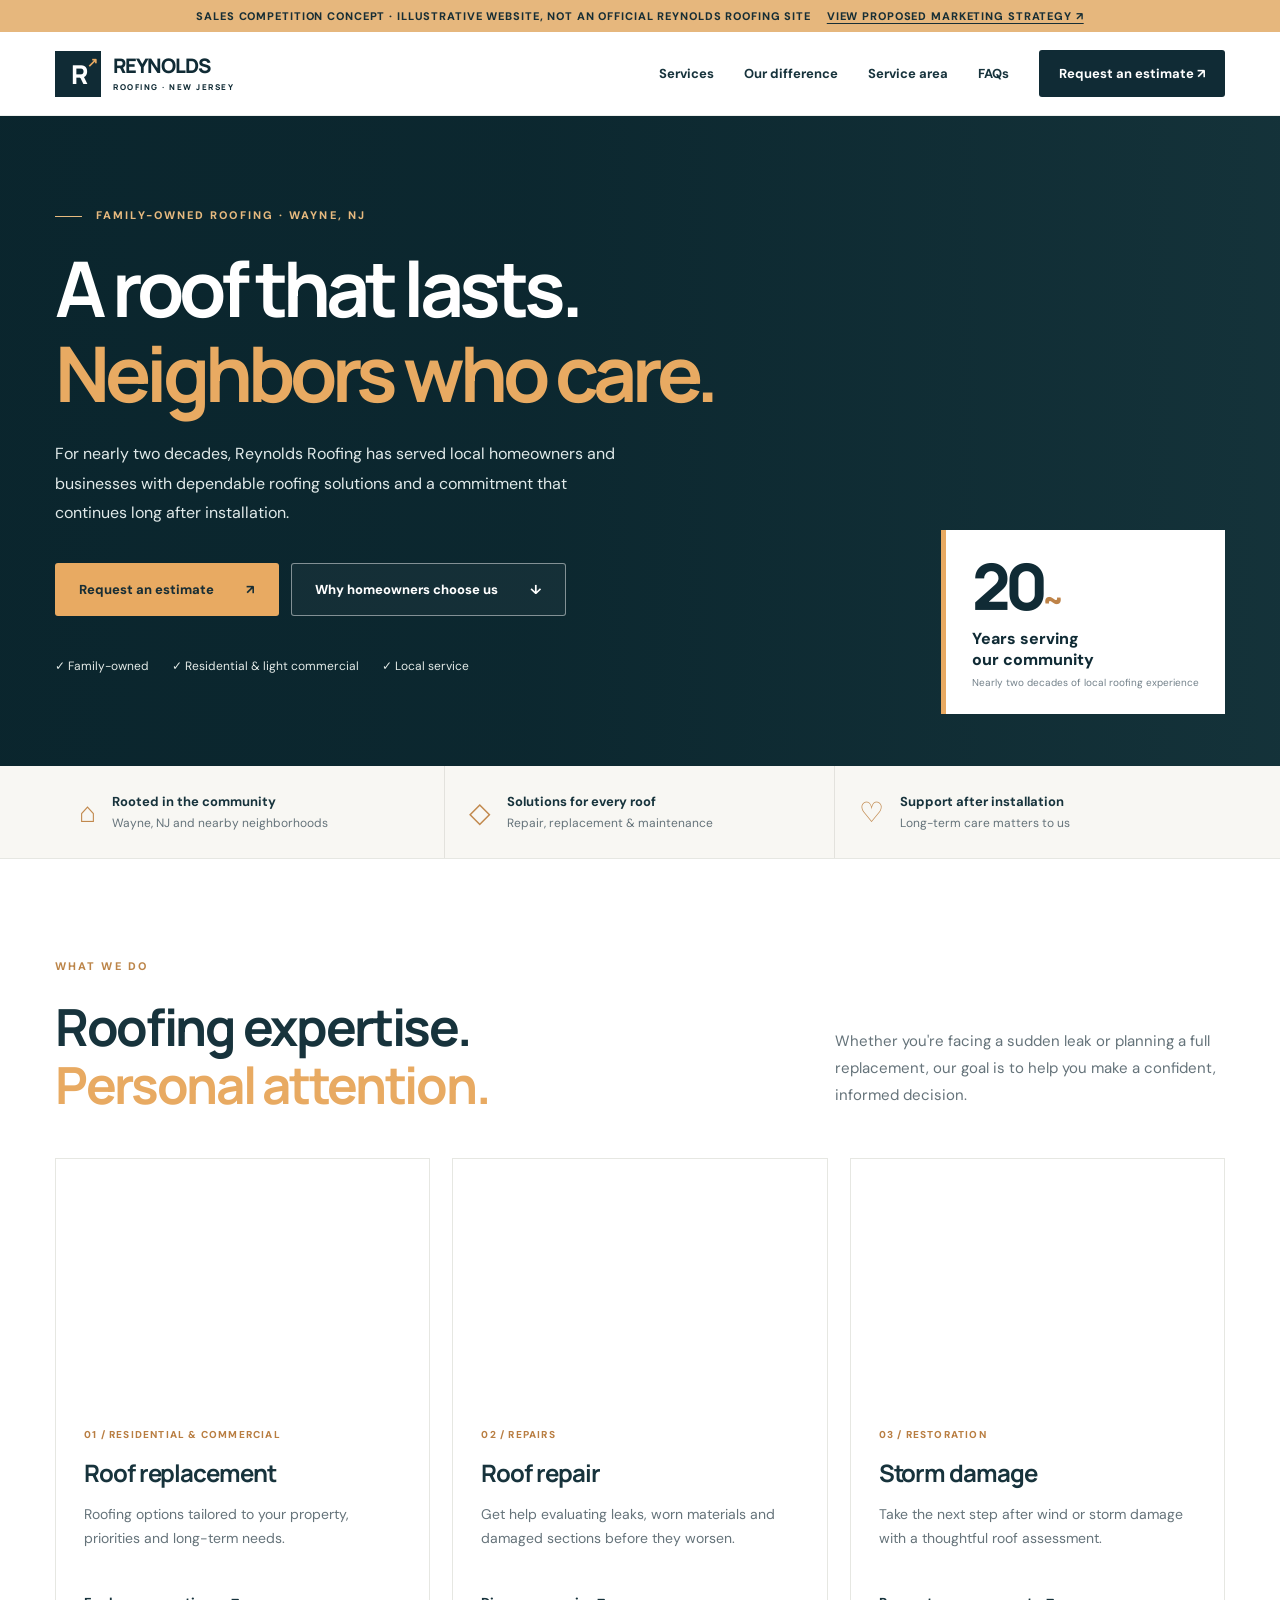
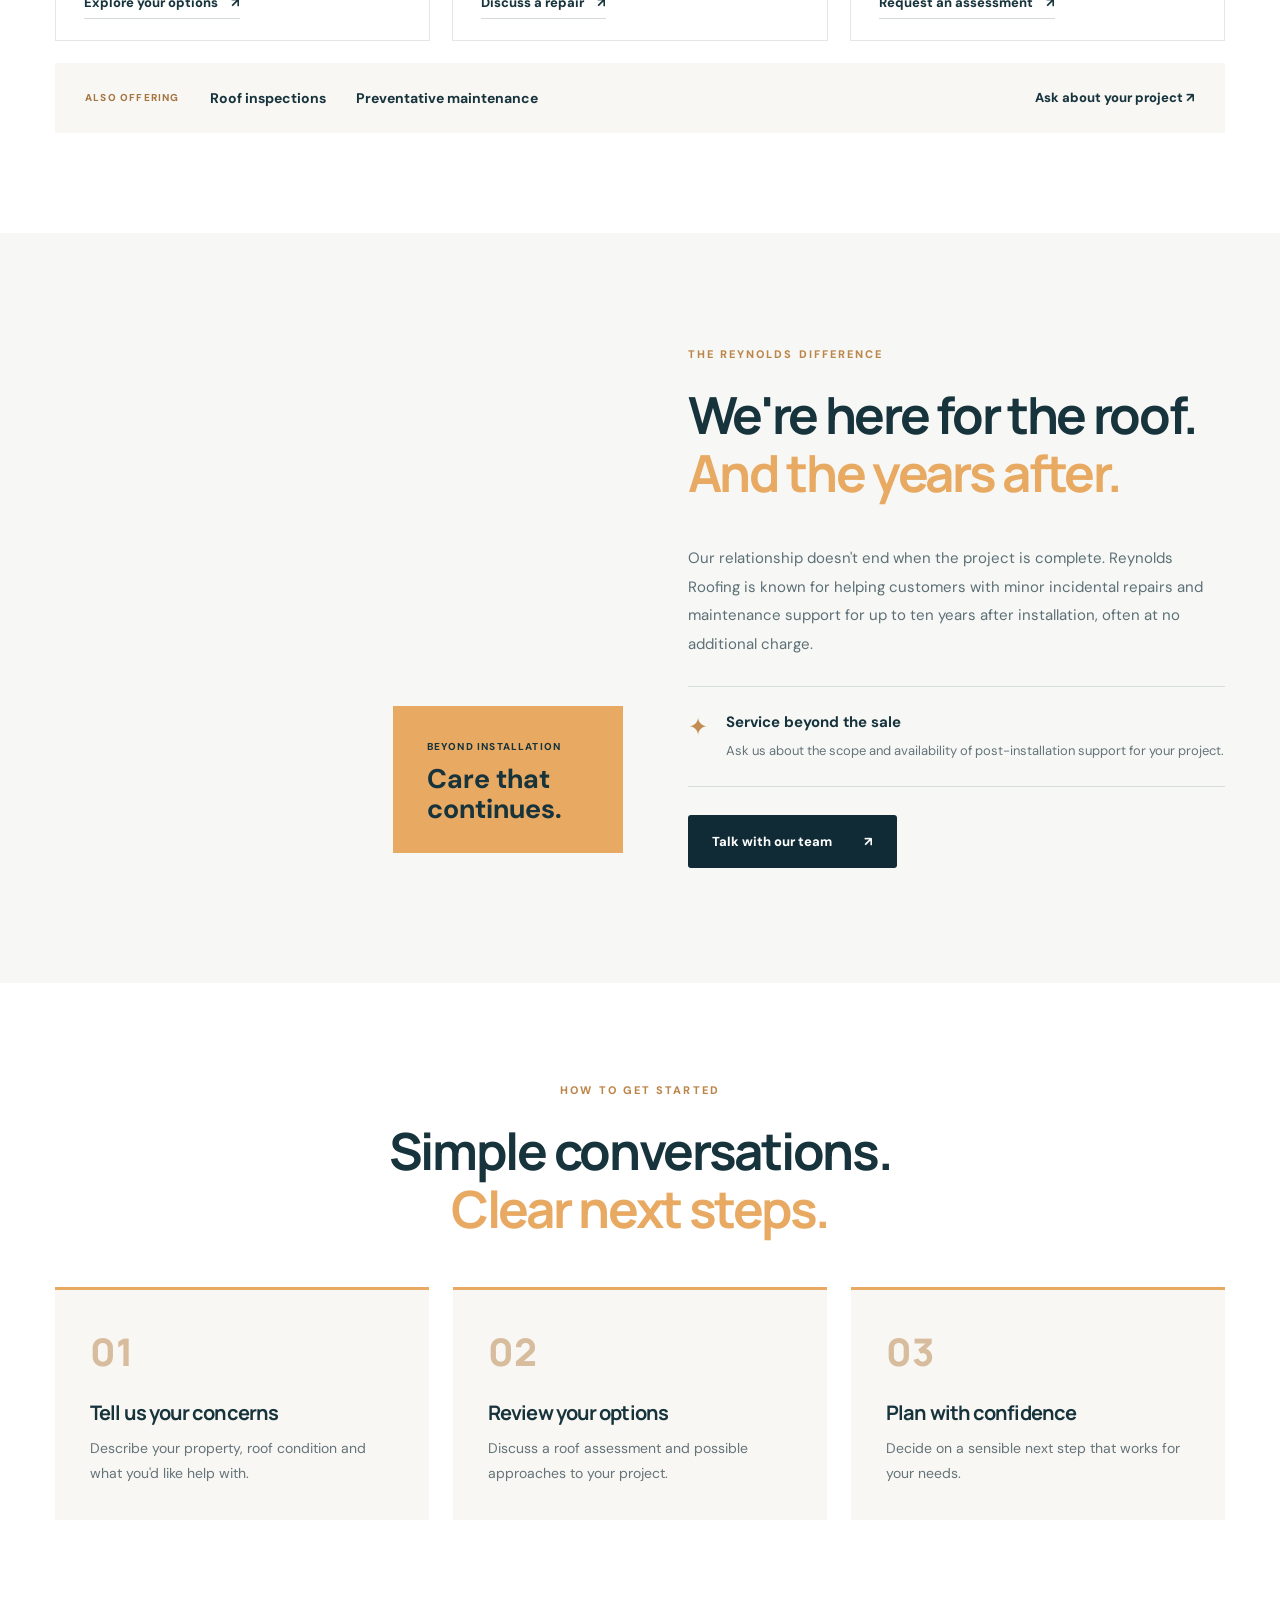
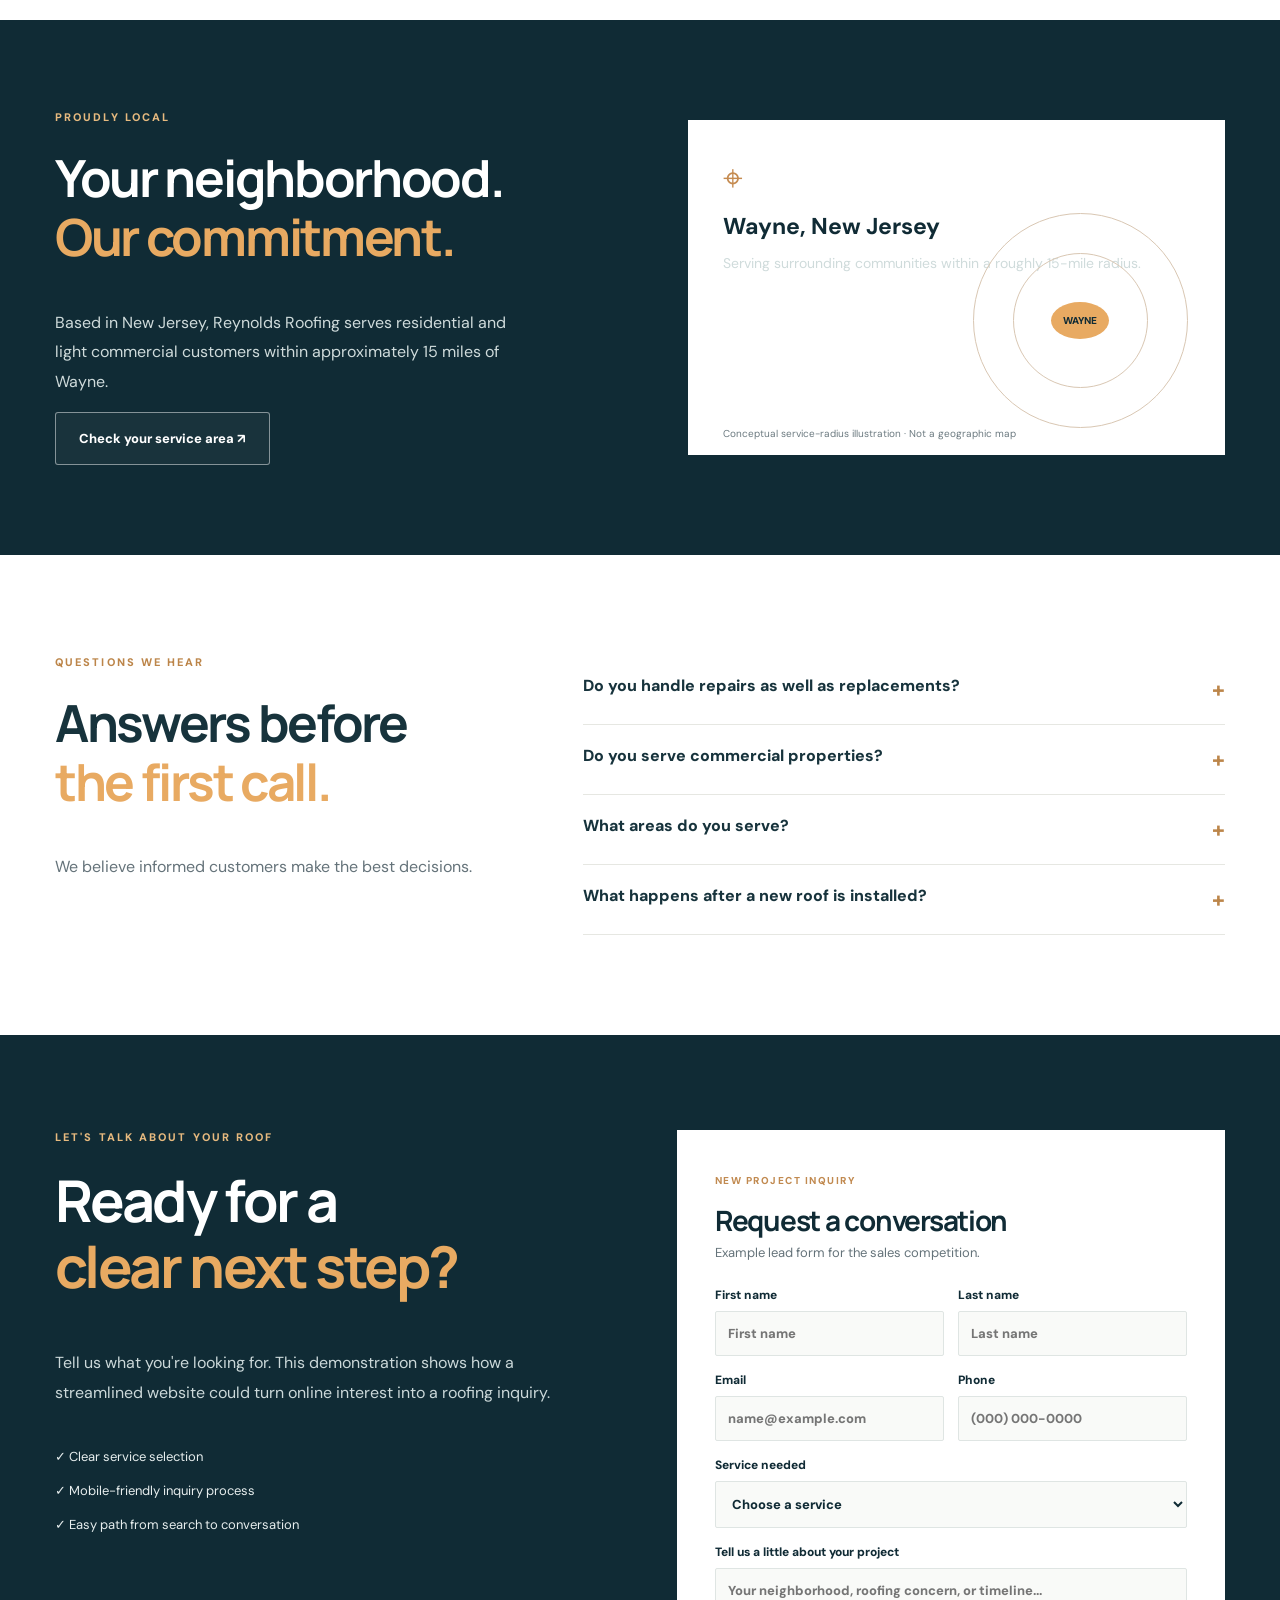
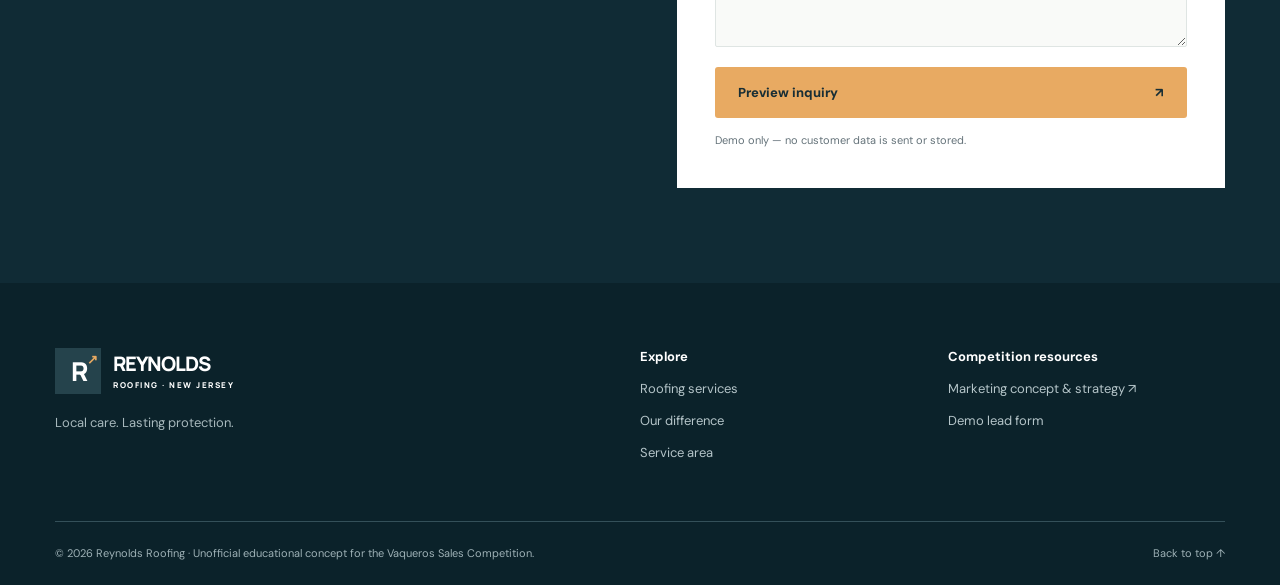
<file: index.html>
<!doctype html>
<html lang="en"><head><meta charset="utf-8"><meta name="viewport" content="width=device-width,initial-scale=1"><meta name="description" content="Reynolds Roofing website concept: roof replacement, repair, storm restoration, inspections and maintenance in the Wayne, New Jersey area."><meta name="theme-color" content="#102b35"><title>Reynolds Roofing | Local Care. Lasting Protection.</title><link rel="icon" href="assets/favicon.svg" type="image/svg+xml"><link rel="stylesheet" href="styles.css"><script src="script.js" defer></script></head>
<body><a class="skip" href="#main">Skip to content</a><div class="demo-banner">SALES COMPETITION CONCEPT · Illustrative website, not an official Reynolds Roofing site <a href="strategy.html">View proposed marketing strategy ↗</a></div>
<header class="header"><div class="wrap header-inner"><a class="logo" href="#home" aria-label="Reynolds Roofing home"><span class="logo-mark">R<span>↗</span></span><span>REYNOLDS<small>ROOFING · NEW JERSEY</small></span></a><button class="mobile-menu" type="button" aria-controls="navigation" aria-expanded="false" aria-label="Toggle menu"><span></span><span></span><span></span></button><nav id="navigation" class="navigation" aria-label="Main navigation"><a href="#services">Services</a><a href="#difference">Our difference</a><a href="#areas">Service area</a><a href="#questions">FAQs</a><a href="#contact" class="nav-button">Request an estimate ↗</a></nav></div></header>
<main id="main"><section id="home" class="hero"><div class="hero-image" role="img" aria-label="Contemporary residential home with pitched roof"></div><div class="hero-shade"></div><div class="wrap hero-grid"><div class="hero-copy"><p class="eyebrow light"><span class="line"></span> FAMILY-OWNED ROOFING · WAYNE, NJ</p><h1>A roof that lasts.<br><em>Neighbors who care.</em></h1><p class="hero-sub">For nearly two decades, Reynolds Roofing has served local homeowners and businesses with dependable roofing solutions and a commitment that continues long after installation.</p><div class="hero-buttons"><a class="button primary" href="#contact">Request an estimate <span>↗</span></a><a class="button outline" href="#difference">Why homeowners choose us <span>↓</span></a></div><div class="hero-tags"><span>✓ Family-owned</span><span>✓ Residential & light commercial</span><span>✓ Local service</span></div></div><div class="hero-side"><span class="hero-side-number">20<span>~</span></span><p>Years serving<br>our community</p><small>Nearly two decades of local roofing experience</small></div></div></section>
<section class="value-strip"><div class="wrap value-grid"><div><span class="value-icon">⌂</span><div><strong>Rooted in the community</strong><small>Wayne, NJ and nearby neighborhoods</small></div></div><div><span class="value-icon">◇</span><div><strong>Solutions for every roof</strong><small>Repair, replacement & maintenance</small></div></div><div><span class="value-icon">♡</span><div><strong>Support after installation</strong><small>Long-term care matters to us</small></div></div></div></section>
<section id="services" class="section"><div class="wrap"><div class="section-head"><div><p class="eyebrow">WHAT WE DO</p><h2>Roofing expertise.<br><em>Personal attention.</em></h2></div><p>Whether you're facing a sudden leak or planning a full replacement, our goal is to help you make a confident, informed decision.</p></div><div class="service-grid"><article class="service"><div class="service-photo photo-one" role="img" aria-label="Home with a dark pitched roof"></div><div class="service-content"><span class="service-index">01 / RESIDENTIAL & COMMERCIAL</span><h3>Roof replacement</h3><p>Roofing options tailored to your property, priorities and long-term needs.</p><a href="#contact">Explore your options <span>↗</span></a></div></article><article class="service"><div class="service-photo photo-two" role="img" aria-label="Roofing professional at work"></div><div class="service-content"><span class="service-index">02 / REPAIRS</span><h3>Roof repair</h3><p>Get help evaluating leaks, worn materials and damaged sections before they worsen.</p><a href="#contact">Discuss a repair <span>↗</span></a></div></article><article class="service"><div class="service-photo photo-three" role="img" aria-label="Home exterior and roof"></div><div class="service-content"><span class="service-index">03 / RESTORATION</span><h3>Storm damage</h3><p>Take the next step after wind or storm damage with a thoughtful roof assessment.</p><a href="#contact">Request an assessment <span>↗</span></a></div></article></div><div class="more-services"><span>ALSO OFFERING</span><strong>Roof inspections</strong><strong>Preventative maintenance</strong><a href="#contact">Ask about your project ↗</a></div></div></section>
<section id="difference" class="difference"><div class="wrap difference-grid"><div class="difference-visual"><div class="difference-photo" role="img" aria-label="Well-maintained suburban house"></div><div class="difference-label"><span>BEYOND INSTALLATION</span><strong>Care that<br>continues.</strong></div></div><div class="difference-copy"><p class="eyebrow">THE REYNOLDS DIFFERENCE</p><h2>We're here for the roof.<br><em>And the years after.</em></h2><p>Our relationship doesn't end when the project is complete. Reynolds Roofing is known for helping customers with minor incidental repairs and maintenance support for up to ten years after installation, often at no additional charge.</p><div class="note"><span class="note-icon">✦</span><div><strong>Service beyond the sale</strong><p>Ask us about the scope and availability of post-installation support for your project.</p></div></div><a class="button dark" href="#contact">Talk with our team <span>↗</span></a></div></div></section>
<section class="section steps-section"><div class="wrap"><div class="center-heading"><p class="eyebrow">HOW TO GET STARTED</p><h2>Simple conversations.<br><em>Clear next steps.</em></h2></div><div class="steps"><div><span>01</span><h3>Tell us your concerns</h3><p>Describe your property, roof condition and what you'd like help with.</p></div><div><span>02</span><h3>Review your options</h3><p>Discuss a roof assessment and possible approaches to your project.</p></div><div><span>03</span><h3>Plan with confidence</h3><p>Decide on a sensible next step that works for your needs.</p></div></div></div></section>
<section id="areas" class="local"><div class="wrap local-grid"><div><p class="eyebrow light">PROUDLY LOCAL</p><h2>Your neighborhood.<br><em>Our commitment.</em></h2><p>Based in New Jersey, Reynolds Roofing serves residential and light commercial customers within approximately 15 miles of Wayne.</p><a class="button outline" href="#contact">Check your service area ↗</a></div><div class="local-card"><span class="pin">⌖</span><strong>Wayne, New Jersey</strong><p>Serving surrounding communities within a roughly 15-mile radius.</p><div class="local-map" aria-hidden="true"><div class="map-ring ring1"></div><div class="map-ring ring2"></div><span>WAYNE</span></div><small>Conceptual service-radius illustration · Not a geographic map</small></div></div></section>
<section id="questions" class="section faq"><div class="wrap faq-grid"><div><p class="eyebrow">QUESTIONS WE HEAR</p><h2>Answers before<br><em>the first call.</em></h2><p>We believe informed customers make the best decisions.</p></div><div class="faq-items"><details><summary>Do you handle repairs as well as replacements?</summary><p>Yes. Reynolds Roofing specializes in roof repair, replacement, inspections and storm damage restoration.</p></details><details><summary>Do you serve commercial properties?</summary><p>Reynolds Roofing serves residential and light commercial customers in its local service area.</p></details><details><summary>What areas do you serve?</summary><p>The company is based near Wayne, New Jersey, and serves customers within approximately 15 miles.</p></details><details><summary>What happens after a new roof is installed?</summary><p>Reynolds Roofing is known for minor incidental repair and maintenance support for up to ten years following installation, often without additional charge. Ask the team for details about coverage and eligibility.</p></details></div></div></section>
<section id="contact" class="contact"><div class="wrap contact-grid"><div class="contact-copy"><p class="eyebrow light">LET'S TALK ABOUT YOUR ROOF</p><h2>Ready for a<br><em>clear next step?</em></h2><p>Tell us what you're looking for. This demonstration shows how a streamlined website could turn online interest into a roofing inquiry.</p><div class="contact-points"><span>✓ Clear service selection</span><span>✓ Mobile-friendly inquiry process</span><span>✓ Easy path from search to conversation</span></div></div><div class="form-panel"><div class="form-top"><span>NEW PROJECT INQUIRY</span><h3>Request a conversation</h3><p>Example lead form for the sales competition.</p></div><form id="lead-form"><div class="two-fields"><label>First name<input name="firstName" autocomplete="given-name" placeholder="First name" required></label><label>Last name<input name="lastName" autocomplete="family-name" placeholder="Last name" required></label></div><div class="two-fields"><label>Email<input type="email" name="email" autocomplete="email" placeholder="name@example.com" required></label><label>Phone<input type="tel" name="phone" autocomplete="tel" placeholder="(000) 000-0000"></label></div><label>Service needed<select name="service" required><option value="">Choose a service</option><option>Roof replacement</option><option>Roof repair</option><option>Storm damage restoration</option><option>Inspection / maintenance</option><option>Not sure yet</option></select></label><label>Tell us a little about your project<textarea name="message" rows="3" placeholder="Your neighborhood, roofing concern, or timeline..."></textarea></label><button class="button primary submit" type="submit">Preview inquiry <span>↗</span></button><p class="form-help" id="form-status" role="status">Demo only — no customer data is sent or stored.</p></form></div></div></section></main>
<footer class="footer"><div class="wrap footer-grid"><div><a class="logo footer-logo" href="#home"><span class="logo-mark">R<span>↗</span></span><span>REYNOLDS<small>ROOFING · NEW JERSEY</small></span></a><p>Local care. Lasting protection.</p></div><div><strong>Explore</strong><a href="#services">Roofing services</a><a href="#difference">Our difference</a><a href="#areas">Service area</a></div><div><strong>Competition resources</strong><a href="strategy.html">Marketing concept & strategy ↗</a><a href="#contact">Demo lead form</a></div></div><div class="wrap footer-bottom"><span>© <span class="year">2026</span> Reynolds Roofing · Unofficial educational concept for the Vaqueros Sales Competition.</span><a href="#home">Back to top ↑</a></div></footer>
<dialog id="lead-dialog" class="lead-dialog"><div class="dialog-head"><div><span class="eyebrow">DEMO LEAD PREVIEW</span><h3>What a new inquiry could look like</h3></div><button type="button" id="close-dialog" aria-label="Close preview">✕</button></div><p>On a live site, a secure lead system would deliver this information to the business. This demonstration does not transmit or save it.</p><pre id="lead-preview"></pre><button class="button dark" type="button" id="done-dialog">Close preview</button></dialog></body></html>
</file>
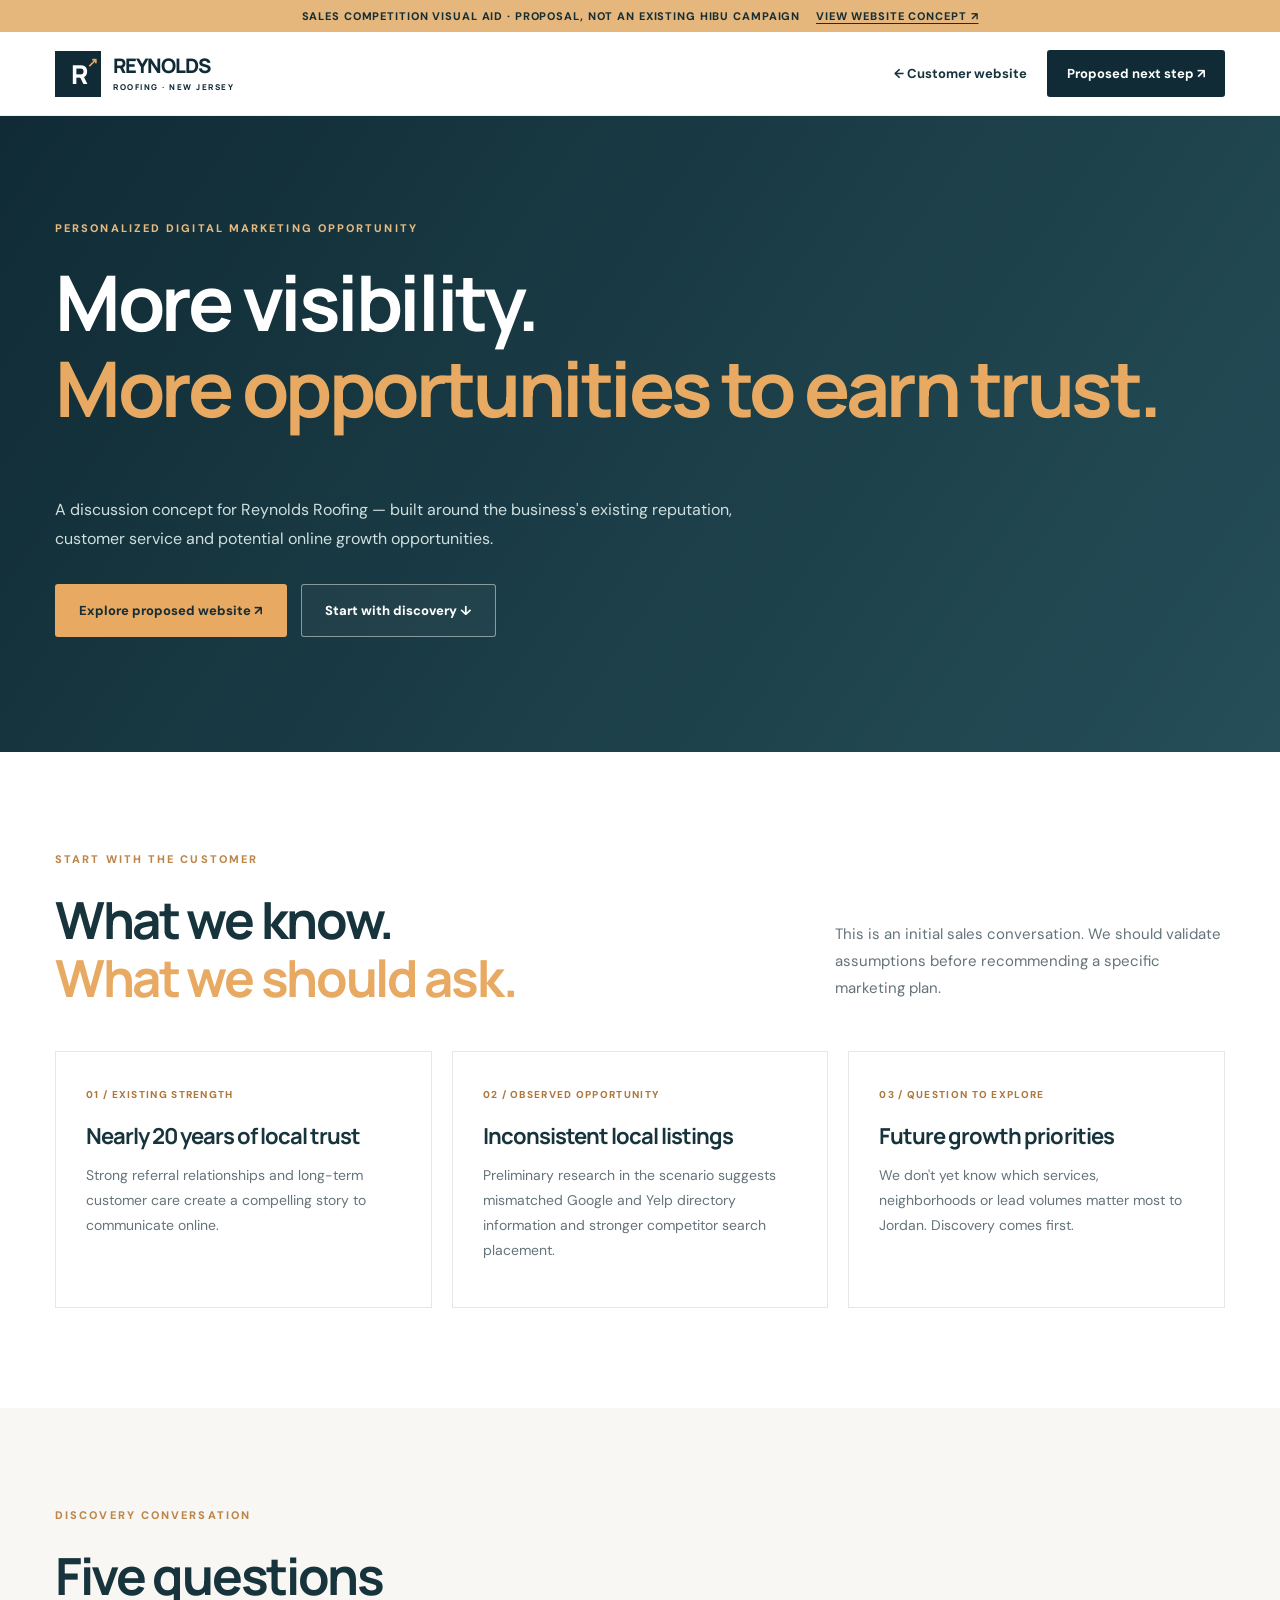
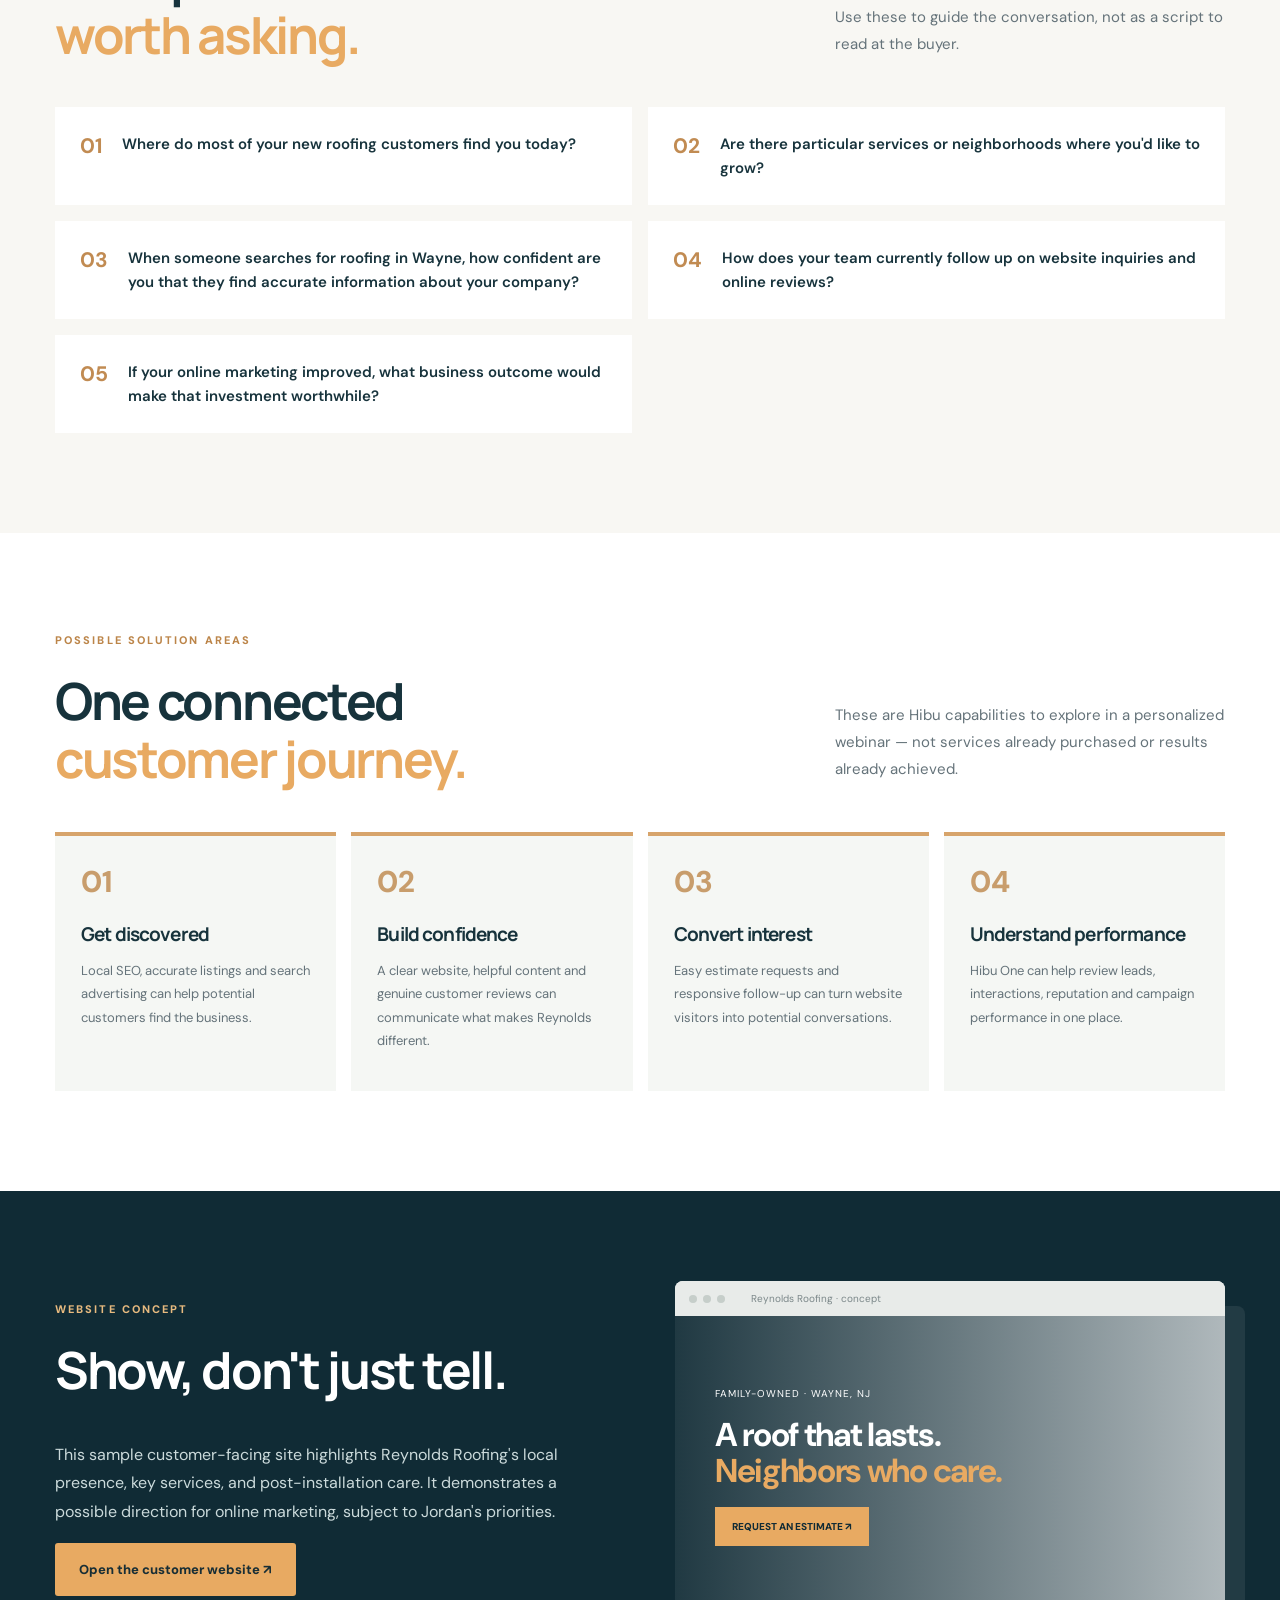
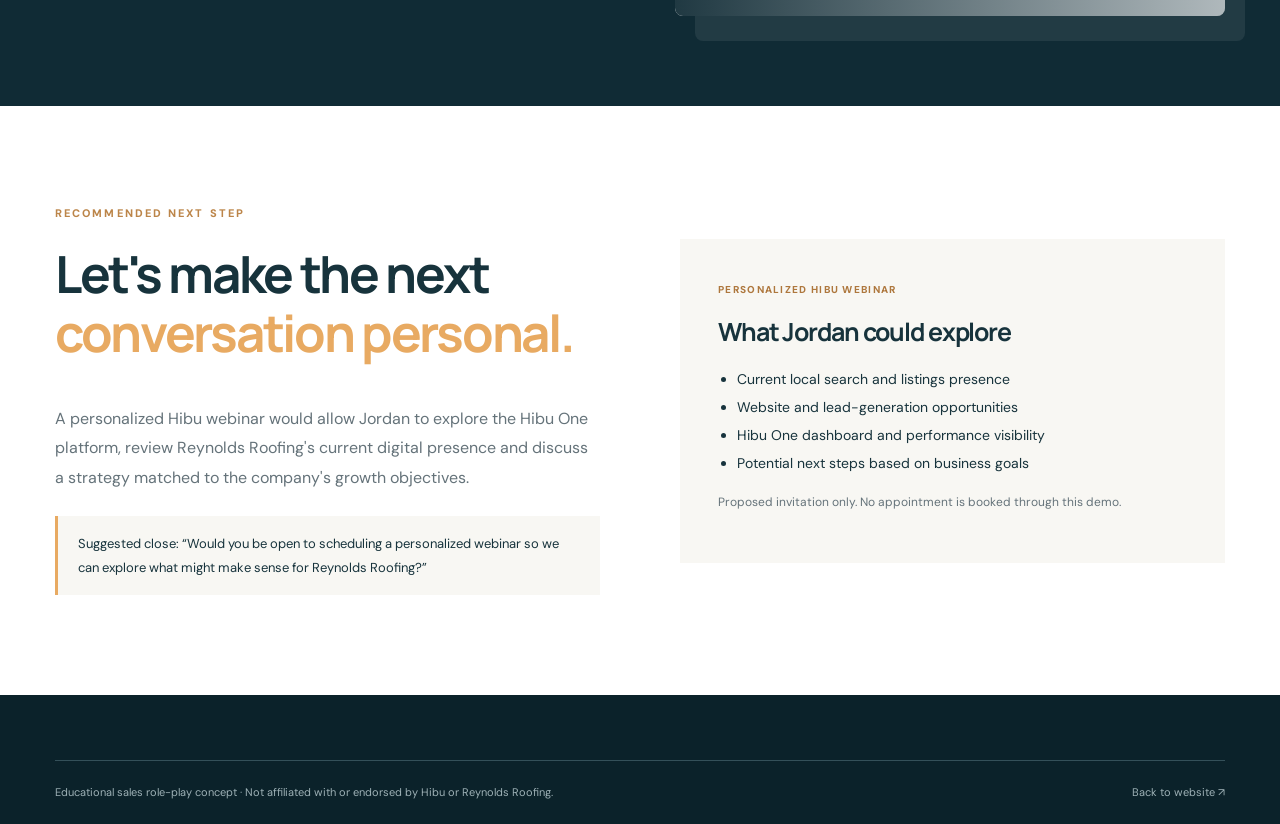
<file: strategy.html>
<!doctype html><html lang="en"><head><meta charset="utf-8"><meta name="viewport" content="width=device-width,initial-scale=1"><meta name="theme-color" content="#102b35"><meta name="description" content="Illustrative digital marketing opportunity for Reynolds Roofing, prepared as a Hibu sales competition visual aid."><title>Reynolds Roofing | Digital Growth Concept</title><link rel="icon" href="assets/favicon.svg" type="image/svg+xml"><link rel="stylesheet" href="styles.css"><script src="script.js" defer></script></head><body class="strategy-page"><a class="skip" href="#main">Skip to content</a><div class="demo-banner">SALES COMPETITION VISUAL AID · Proposal, not an existing Hibu campaign <a href="index.html">View website concept ↗</a></div><header class="header"><div class="wrap header-inner"><a class="logo" href="index.html"><span class="logo-mark">R<span>↗</span></span><span>REYNOLDS<small>ROOFING · NEW JERSEY</small></span></a><nav class="strategy-nav"><a href="index.html">← Customer website</a><a class="nav-button" href="#webinar">Proposed next step ↗</a></nav></div></header><main id="main"><section class="strategy-hero"><div class="wrap"><p class="eyebrow light">PERSONALIZED DIGITAL MARKETING OPPORTUNITY</p><h1>More visibility.<br><em>More opportunities to earn trust.</em></h1><p>A discussion concept for Reynolds Roofing — built around the business's existing reputation, customer service and potential online growth opportunities.</p><div class="strategy-hero-actions"><a class="button primary" href="index.html">Explore proposed website ↗</a><a class="button outline" href="#questions">Start with discovery ↓</a></div></div></section><section class="section"><div class="wrap"><div class="section-head"><div><p class="eyebrow">START WITH THE CUSTOMER</p><h2>What we know.<br><em>What we should ask.</em></h2></div><p>This is an initial sales conversation. We should validate assumptions before recommending a specific marketing plan.</p></div><div class="strategy-cards"><article><span>01 / EXISTING STRENGTH</span><h3>Nearly 20 years of local trust</h3><p>Strong referral relationships and long-term customer care create a compelling story to communicate online.</p></article><article><span>02 / OBSERVED OPPORTUNITY</span><h3>Inconsistent local listings</h3><p>Preliminary research in the scenario suggests mismatched Google and Yelp directory information and stronger competitor search placement.</p></article><article><span>03 / QUESTION TO EXPLORE</span><h3>Future growth priorities</h3><p>We don't yet know which services, neighborhoods or lead volumes matter most to Jordan. Discovery comes first.</p></article></div></div></section><section id="questions" class="section muted-section"><div class="wrap"><div class="section-head"><div><p class="eyebrow">DISCOVERY CONVERSATION</p><h2>Five questions<br><em>worth asking.</em></h2></div><p>Use these to guide the conversation, not as a script to read at the buyer.</p></div><div class="question-list"><div><b>01</b><p>Where do most of your new roofing customers find you today?</p></div><div><b>02</b><p>Are there particular services or neighborhoods where you'd like to grow?</p></div><div><b>03</b><p>When someone searches for roofing in Wayne, how confident are you that they find accurate information about your company?</p></div><div><b>04</b><p>How does your team currently follow up on website inquiries and online reviews?</p></div><div><b>05</b><p>If your online marketing improved, what business outcome would make that investment worthwhile?</p></div></div></div></section><section class="section"><div class="wrap"><div class="section-head"><div><p class="eyebrow">POSSIBLE SOLUTION AREAS</p><h2>One connected<br><em>customer journey.</em></h2></div><p>These are Hibu capabilities to explore in a personalized webinar — not services already purchased or results already achieved.</p></div><div class="journey"><div><span>01</span><h3>Get discovered</h3><p>Local SEO, accurate listings and search advertising can help potential customers find the business.</p></div><div><span>02</span><h3>Build confidence</h3><p>A clear website, helpful content and genuine customer reviews can communicate what makes Reynolds different.</p></div><div><span>03</span><h3>Convert interest</h3><p>Easy estimate requests and responsive follow-up can turn website visitors into potential conversations.</p></div><div><span>04</span><h3>Understand performance</h3><p>Hibu One can help review leads, interactions, reputation and campaign performance in one place.</p></div></div></div></section><section class="strategy-showcase"><div class="wrap showcase-grid"><div><p class="eyebrow light">WEBSITE CONCEPT</p><h2>Show, don't just tell.</h2><p>This sample customer-facing site highlights Reynolds Roofing's local presence, key services, and post-installation care. It demonstrates a possible direction for online marketing, subject to Jordan's priorities.</p><a class="button primary" href="index.html">Open the customer website ↗</a></div><div class="mini-browser"><div class="browser-bar"><i></i><i></i><i></i><span>Reynolds Roofing · concept</span></div><div class="browser-screen"><small>FAMILY-OWNED · WAYNE, NJ</small><strong>A roof that lasts.<br><em>Neighbors who care.</em></strong><span>REQUEST AN ESTIMATE ↗</span></div></div></div></section><section id="webinar" class="section"><div class="wrap webinar"><div><p class="eyebrow">RECOMMENDED NEXT STEP</p><h2>Let's make the next<br><em>conversation personal.</em></h2><p>A personalized Hibu webinar would allow Jordan to explore the Hibu One platform, review Reynolds Roofing's current digital presence and discuss a strategy matched to the company's growth objectives.</p><div class="webinar-foot">Suggested close: “Would you be open to scheduling a personalized webinar so we can explore what might make sense for Reynolds Roofing?”</div></div><div class="webinar-panel"><span>PERSONALIZED HIBU WEBINAR</span><h3>What Jordan could explore</h3><ul><li>Current local search and listings presence</li><li>Website and lead-generation opportunities</li><li>Hibu One dashboard and performance visibility</li><li>Potential next steps based on business goals</li></ul><p>Proposed invitation only. No appointment is booked through this demo.</p></div></div></div></section></main><footer class="footer"><div class="wrap footer-bottom"><span>Educational sales role-play concept · Not affiliated with or endorsed by Hibu or Reynolds Roofing.</span><a href="index.html">Back to website ↗</a></div></footer></body></html>
</file>
<file: styles.css>
@import url('https://fonts.googleapis.com/css2?family=DM+Sans:wght@400;500;600;700;800&family=Manrope:wght@400;500;600;700;800&display=swap');
:root{--navy:#102b35;--navy2:#183a43;--cream:#f8f7f3;--orange:#e8aa62;--ink:#17333c;--muted:#65737a;--border:#e6e7e2}*{box-sizing:border-box}html{scroll-behavior:smooth;scroll-padding-top:100px}body{margin:0;color:var(--ink);font-family:'DM Sans',Arial,sans-serif;background:#fff}a{color:inherit;text-decoration:none}button,input,textarea,select{font:inherit}button{cursor:pointer}h1,h2,h3,p{margin-top:0}h1,h2,h3{font-family:Manrope,Arial,sans-serif;letter-spacing:-.045em}h2{font-size:clamp(2.2rem,4vw,3.7rem);line-height:1.14}h2 em,h1 em{font-style:normal;color:var(--orange)}.wrap{width:min(1170px,calc(100% - 48px));margin:auto}.skip{position:absolute;left:-100vw;top:0;z-index:100;background:white;padding:12px}.skip:focus{left:0}.demo-banner{background:#e6b77d;color:#172e35;text-align:center;padding:9px 18px;font-size:11px;font-weight:800;letter-spacing:.08em;text-transform:uppercase}.demo-banner a{text-decoration:underline;text-underline-offset:3px;margin-left:12px}.header{position:sticky;top:0;z-index:30;background:#fff;border-bottom:1px solid #edf0ed}.header-inner{height:83px;display:flex;align-items:center;justify-content:space-between;gap:25px}.logo{display:inline-flex;align-items:center;gap:12px;color:var(--navy);font-family:Manrope;font-size:20px;line-height:1;font-weight:800;letter-spacing:-.06em}.logo small{display:block;letter-spacing:.19em;font-size:8px;margin-top:7px;font-weight:800}.logo-mark{width:46px;height:46px;display:grid;place-items:center;background:var(--navy);color:white;font-size:26px;letter-spacing:-.1em;position:relative}.logo-mark span{color:var(--orange);font-size:13px;position:absolute;right:6px;top:5px}.navigation{display:flex;align-items:center;gap:30px}.navigation>a,.strategy-nav>a{font-size:13px;font-weight:700}.navigation>a:not(.nav-button):hover,.strategy-nav>a:not(.nav-button):hover{color:#bd7c35}.nav-button{padding:15px 20px;background:var(--navy);color:#fff;border-radius:3px}.mobile-menu{display:none;border:0;background:transparent;width:44px;padding:10px}.mobile-menu span{display:block;background:var(--navy);height:2px;margin:5px}.hero{min-height:650px;position:relative;background:#17363d;color:white;overflow:hidden}.hero-image,.hero-shade{position:absolute;inset:0}.hero-image{background:url('https://images.unsplash.com/photo-1600596542815-ffad4c1539a9?auto=format&fit=crop&w=2000&q=85') center 54%/cover no-repeat}.hero-shade{background:linear-gradient(90deg,rgba(10,37,45,.97) 0%,rgba(10,37,45,.86) 41%,rgba(10,37,45,.22) 100%)}.hero-grid{min-height:650px;position:relative;display:flex;align-items:center;justify-content:space-between;gap:40px}.hero-copy{max-width:760px;padding:70px 0}.eyebrow{font-size:11px;letter-spacing:.19em;font-weight:800;color:#bc8549;margin-bottom:24px}.eyebrow.light{color:#e7ba7f}.line{display:inline-block;width:27px;height:1px;background:currentColor;vertical-align:middle;margin-right:9px}.hero h1{font-size:clamp(3.2rem,6vw,5.65rem);line-height:1.1;margin-bottom:24px;letter-spacing:-.065em}.hero-sub{max-width:580px;font-size:16px;line-height:1.85;color:#e0e9e9}.hero-buttons{display:flex;gap:12px;flex-wrap:wrap;margin-top:35px}.button{display:inline-flex;align-items:center;justify-content:space-between;gap:32px;border:1px solid transparent;padding:17px 23px;font-size:13px;font-weight:800;border-radius:3px;transition:transform .2s,background .2s}.button:hover{transform:translateY(-2px)}.button.primary{background:var(--orange);color:#182e35}.button.outline{color:white;border-color:#ffffff78;background:#ffffff0a}.button.dark{background:var(--navy);color:#fff}.hero-tags{display:flex;flex-wrap:wrap;gap:23px;color:#e3eae7;font-size:12px;margin-top:42px}.hero-side{align-self:end;margin-bottom:52px;padding:24px 26px;background:#fff;color:var(--navy);min-width:196px;border-left:5px solid var(--orange)}.hero-side-number{font-family:Manrope;font-size:64px;line-height:1;font-weight:800;letter-spacing:-.09em}.hero-side-number span{font-size:30px;color:#be8348}.hero-side p{font-weight:800;margin:10px 0 5px}.hero-side small{font-size:10px;color:#73818a;line-height:1.5;display:block}.value-strip{background:var(--cream);border-bottom:1px solid var(--border)}.value-grid{display:grid;grid-template-columns:repeat(3,1fr)}.value-grid>div{padding:27px 24px;display:flex;align-items:center;gap:16px;border-right:1px solid #e3e2dd}.value-grid>div:last-child{border:0}.value-icon{font-size:28px;color:#c1884c}.value-grid strong,.value-grid small{display:block}.value-grid strong{font-size:13px}.value-grid small{color:var(--muted);font-size:12px;margin-top:5px}.section{padding:100px 0}.section-head{display:flex;align-items:end;justify-content:space-between;gap:45px;margin-bottom:44px}.section-head h2{margin:0}.section-head>p{max-width:390px;color:var(--muted);line-height:1.8;font-size:15px;margin:0 0 5px}.service-grid{display:grid;grid-template-columns:repeat(3,1fr);gap:22px}.service{border:1px solid var(--border);background:white;overflow:hidden}.service-photo{height:235px;background-position:center;background-size:cover;transition:transform .3s}.service:hover .service-photo{transform:scale(1.03)}.photo-one{background-image:url('https://images.unsplash.com/photo-1600566753190-17f0baa2a6c3?auto=format&fit=crop&w=900&q=80')}.photo-two{background-image:url('https://images.unsplash.com/photo-1635424710928-0544e8512eae?auto=format&fit=crop&w=900&q=80')}.photo-three{background-image:url('https://images.unsplash.com/photo-1600607687939-ce8a6c25118c?auto=format&fit=crop&w=900&q=80')}.service-content{padding:28px}.service-index{font-size:10px;letter-spacing:.12em;font-weight:800;color:#b97e42}.service h3{font-size:24px;margin:13px 0}.service p{font-size:14px;line-height:1.75;color:var(--muted);min-height:75px}.service a{font-size:13px;font-weight:800;border-bottom:1px solid #d5dbd8;padding-bottom:7px}.service a span{margin-left:10px}.more-services{background:var(--cream);margin-top:22px;padding:26px 30px;display:flex;align-items:center;gap:30px;flex-wrap:wrap}.more-services span{font-size:10px;letter-spacing:.12em;color:#a57644;font-weight:800}.more-services strong{font-size:14px}.more-services a{margin-left:auto;font-size:13px;font-weight:800}.difference{background:#f7f8f5;padding:95px 0}.difference-grid{display:grid;grid-template-columns:1fr 1fr;gap:95px;align-items:center}.difference-visual{height:560px;position:relative}.difference-photo{height:100%;background:url('https://images.unsplash.com/photo-1600607687920-4e2a09cf159d?auto=format&fit=crop&w=1100&q=85') center/cover}.difference-label{position:absolute;right:-30px;bottom:35px;background:var(--orange);padding:28px 34px;min-width:230px}.difference-label span{font-size:10px;letter-spacing:.12em;font-weight:800}.difference-label strong{display:block;font-size:27px;line-height:1.12;margin-top:9px}.difference-copy>p:not(.eyebrow){line-height:1.9;color:#5d6f76;font-size:15px}.note{display:flex;gap:18px;padding:24px 0;border-top:1px solid #d8dfdb;border-bottom:1px solid #d8dfdb;margin:28px 0}.note-icon{color:#c38c52;font-size:24px}.note strong{font-size:15px}.note p{color:var(--muted);font-size:13px;line-height:1.7;margin:8px 0 0}.steps-section{background:white}.center-heading{text-align:center;margin-bottom:50px}.steps{display:grid;grid-template-columns:repeat(3,1fr);gap:24px}.steps>div{padding:35px;background:var(--cream);border-top:3px solid var(--orange)}.steps span{font-family:Manrope;font-size:38px;font-weight:800;color:#d7bd9d}.steps h3{font-size:20px;margin:22px 0 10px}.steps p{color:var(--muted);font-size:14px;line-height:1.75;margin:0}.local{padding:90px 0;background:var(--navy);color:white;overflow:hidden}.local-grid{display:grid;grid-template-columns:1fr 1fr;align-items:center;gap:95px}.local h2{font-size:clamp(2.4rem,4vw,4rem)}.local-grid>div>p:not(.eyebrow){color:#cfdbdb;line-height:1.85;max-width:480px}.local-card{background:#fff;color:var(--navy);padding:35px;position:relative;min-height:335px;overflow:hidden}.local-card .pin{font-size:35px;color:#c58b50}.local-card strong{display:block;font-size:23px;margin:10px 0}.local-card p{color:var(--muted);font-size:14px;max-width:270px;line-height:1.6}.local-card small{position:absolute;bottom:15px;left:35px;font-size:10px;color:#6c7a80}.local-map{position:absolute;right:30px;bottom:30px;width:230px;height:210px;display:grid;place-items:center}.map-ring{position:absolute;border:1px solid #d9c7b3;border-radius:50%}.ring1{width:135px;height:135px}.ring2{width:215px;height:215px}.local-map span{background:var(--orange);padding:12px;border-radius:50%;font-size:10px;font-weight:800;z-index:1}.faq-grid{display:grid;grid-template-columns:.8fr 1.2fr;gap:100px}.faq-grid>div>p:not(.eyebrow){color:var(--muted);line-height:1.8}.faq-items details{border-bottom:1px solid var(--border);padding:20px 0}.faq-items summary{cursor:pointer;font-size:16px;font-weight:800;list-style:none;display:flex;justify-content:space-between;gap:15px}.faq-items summary::-webkit-details-marker{display:none}.faq-items summary:after{content:'+';color:#bc864a;font-size:22px}.faq-items details[open] summary:after{content:'−'}.faq-items details p{color:var(--muted);font-size:14px;line-height:1.8;margin:15px 0 0}.contact{background:var(--navy);color:white;padding:95px 0}.contact-grid{display:grid;grid-template-columns:1fr 1.05fr;gap:100px;align-items:start}.contact-copy h2{font-size:clamp(2.6rem,4.5vw,4.3rem)}.contact-copy>p:not(.eyebrow){color:#cbd8d9;line-height:1.9}.contact-points{display:grid;gap:17px;color:#e7eeee;font-size:13px;margin-top:40px}.form-panel{background:#fff;color:var(--navy);padding:38px}.form-top span{font-size:10px;letter-spacing:.15em;font-weight:800;color:#c18a50}.form-top h3{font-size:28px;margin:12px 0 5px}.form-top p{color:var(--muted);font-size:13px}.form-panel form{margin-top:26px}.form-panel label{display:block;font-size:12px;font-weight:800;margin-bottom:16px}.form-panel input,.form-panel select,.form-panel textarea{width:100%;border:1px solid #dfe5e3;background:#f9faf8;border-radius:2px;padding:13px 12px;margin-top:8px;font-size:13px;color:var(--navy);outline-offset:3px}.two-fields{display:grid;grid-template-columns:1fr 1fr;gap:14px}.submit{width:100%;border:0}.form-help{font-size:11px;color:var(--muted);line-height:1.6;margin:14px 0 0}.footer{background:#0b222a;color:white;padding:65px 0 25px}.footer-grid{display:grid;grid-template-columns:2fr 1fr 1fr;gap:30px;padding-bottom:60px}.footer-logo{color:white}.footer-logo .logo-mark{background:#25434c}.footer-grid p{font-size:13px;color:#a8b9bd;margin-top:20px}.footer-grid>div:not(:first-child){display:grid;align-content:start;gap:15px}.footer-grid strong{font-size:13px}.footer-grid a:not(.logo){color:#b5c5c9;font-size:13px}.footer-bottom{border-top:1px solid #345059;padding-top:24px;display:flex;justify-content:space-between;gap:20px;font-size:11px;color:#9eb1b6}.lead-dialog{border:0;border-radius:6px;padding:32px;width:min(520px,calc(100% - 28px));box-shadow:0 20px 80px #0006}.lead-dialog::backdrop{background:#071a20aa}.dialog-head{display:flex;justify-content:space-between;gap:12px}.dialog-head h3{font-size:23px}.dialog-head button{border:0;background:none;font-size:20px;height:35px}.lead-dialog>p{font-size:13px;line-height:1.7;color:var(--muted)}.lead-dialog pre{white-space:pre-wrap;overflow-wrap:anywhere;background:var(--cream);padding:20px;font-size:13px;line-height:1.9}.strategy-nav{display:flex;align-items:center;gap:20px}.strategy-hero{background:linear-gradient(125deg,#102b35,#254e58);padding:105px 0 115px;color:white}.strategy-hero h1{font-size:clamp(3rem,6vw,5.4rem);line-height:1.12}.strategy-hero p:not(.eyebrow){color:#d0dfdf;max-width:700px;line-height:1.85}.strategy-hero-actions{display:flex;gap:14px;flex-wrap:wrap;margin-top:30px}.strategy-cards{display:grid;grid-template-columns:repeat(3,1fr);gap:20px}.strategy-cards article{border:1px solid var(--border);padding:30px;background:#fff}.strategy-cards article span,.webinar-panel>span{font-size:10px;letter-spacing:.13em;color:#ae773d;font-weight:800}.strategy-cards h3{font-size:22px;margin:18px 0 12px}.strategy-cards p{color:var(--muted);font-size:14px;line-height:1.8}.muted-section{background:var(--cream)}.question-list{display:grid;grid-template-columns:1fr 1fr;gap:16px}.question-list>div{background:white;padding:25px;display:flex;align-items:flex-start;gap:20px}.question-list b{font-size:21px;color:#c18b52}.question-list p{font-size:15px;line-height:1.6;margin:0;font-weight:600}.journey{display:grid;grid-template-columns:repeat(4,1fr);gap:15px}.journey>div{padding:26px;background:#f5f7f4;border-top:4px solid #d7a46b}.journey span{font-size:30px;color:#c89d6c;font-weight:800}.journey h3{font-size:19px;margin:20px 0 12px}.journey p{font-size:13px;color:var(--muted);line-height:1.8}.strategy-showcase{background:var(--navy);padding:90px 0;color:white}.showcase-grid{display:grid;grid-template-columns:1fr 1fr;gap:70px;align-items:center}.showcase-grid h2{font-size:clamp(2.4rem,4vw,3.6rem)}.showcase-grid p:not(.eyebrow){color:#cbdadb;line-height:1.8}.mini-browser{background:#fff;box-shadow:20px 25px 0 #ffffff13;border-radius:8px;overflow:hidden}.browser-bar{height:35px;background:#e8ebe9;display:flex;align-items:center;gap:6px;padding:0 14px}.browser-bar i{height:8px;width:8px;background:#c6ceca;border-radius:50%}.browser-bar span{font-size:10px;color:#7b8789;margin-left:20px}.browser-screen{height:300px;background:linear-gradient(90deg,#102b35ee,#102b3555),url('https://images.unsplash.com/photo-1600596542815-ffad4c1539a9?auto=format&fit=crop&w=1000&q=80') center/cover;display:flex;flex-direction:column;align-items:start;justify-content:center;padding:40px;gap:17px}.browser-screen small{font-size:10px;letter-spacing:.1em}.browser-screen strong{font-size:33px;line-height:1.1;letter-spacing:-.04em}.browser-screen em{font-style:normal;color:var(--orange)}.browser-screen>span{background:var(--orange);color:var(--navy);padding:13px 17px;font-size:10px;font-weight:800}.webinar{display:grid;grid-template-columns:1fr 1fr;gap:80px;align-items:center}.webinar>div>p:not(.eyebrow){color:var(--muted);line-height:1.85}.webinar-foot{margin-top:24px;border-left:3px solid var(--orange);padding:16px 20px;background:var(--cream);font-size:13px;line-height:1.8}.webinar-panel{background:var(--cream);padding:38px}.webinar-panel h3{font-size:25px;margin:16px 0}.webinar-panel ul{padding-left:19px;line-height:2;font-size:14px}.webinar-panel p{color:var(--muted);font-size:12px;line-height:1.7}
@media(max-width:980px){.navigation{gap:14px}.navigation>a{font-size:12px}.hero-side{display:none}.difference-grid,.local-grid,.contact-grid,.faq-grid,.showcase-grid,.webinar{gap:45px}.difference-visual{height:470px}.service-photo{height:185px}.local-map{opacity:.45}.journey{grid-template-columns:repeat(2,1fr)}}
@media(max-width:720px){.wrap{width:min(100% - 32px,1170px)}.demo-banner{font-size:9px;line-height:1.6}.demo-banner a{display:block;margin:3px 0 0}.header-inner{height:70px}.logo{font-size:17px}.logo-mark{width:40px;height:40px}.mobile-menu{display:block}.navigation{display:none;position:absolute;left:0;right:0;top:100%;background:#fff;box-shadow:0 10px 15px #0002;padding:20px;flex-direction:column;align-items:stretch;gap:0}.navigation.open{display:flex}.navigation>a{padding:13px 5px;font-size:14px}.navigation .nav-button{padding:15px;margin-top:10px;text-align:center}.hero,.hero-grid{min-height:590px}.hero-copy{padding:65px 0}.hero h1{font-size:clamp(2.7rem,11vw,4.3rem)}.hero-sub{font-size:14px}.hero-tags{gap:12px;font-size:11px}.hero-shade{background:linear-gradient(90deg,#102b35f2,#102b35a8)}.value-grid,.service-grid,.steps,.difference-grid,.local-grid,.faq-grid,.contact-grid,.footer-grid,.strategy-cards,.question-list,.showcase-grid,.webinar{grid-template-columns:1fr}.value-grid>div{border-right:0;border-bottom:1px solid var(--border);padding:19px 5px}.section,.difference,.local,.contact,.strategy-showcase{padding:70px 0}.section-head{display:block}.section-head>p{margin-top:20px}.service-photo{height:235px}.service p{min-height:0}.more-services{align-items:start;gap:17px}.more-services a{margin-left:0}.difference-visual{height:380px}.difference-label{right:0;bottom:15px;padding:20px}.difference-copy{padding-top:10px}.local-card{min-height:320px}.local-map{right:-30px}.contact-grid{gap:35px}.form-panel{padding:24px}.two-fields{grid-template-columns:1fr;gap:0}.footer-grid{gap:30px;padding-bottom:35px}.footer-bottom{flex-direction:column}.strategy-hero{padding:80px 0}.strategy-hero h1{font-size:clamp(2.7rem,10vw,4rem)}.strategy-nav{gap:9px}.strategy-nav a{font-size:10px}.strategy-nav .nav-button{padding:11px}.journey{grid-template-columns:1fr}.browser-screen{height:260px;padding:25px}.browser-screen strong{font-size:26px}}
@media(prefers-reduced-motion:reduce){html{scroll-behavior:auto}*,*:before,*:after{transition:none!important}}
</file>
